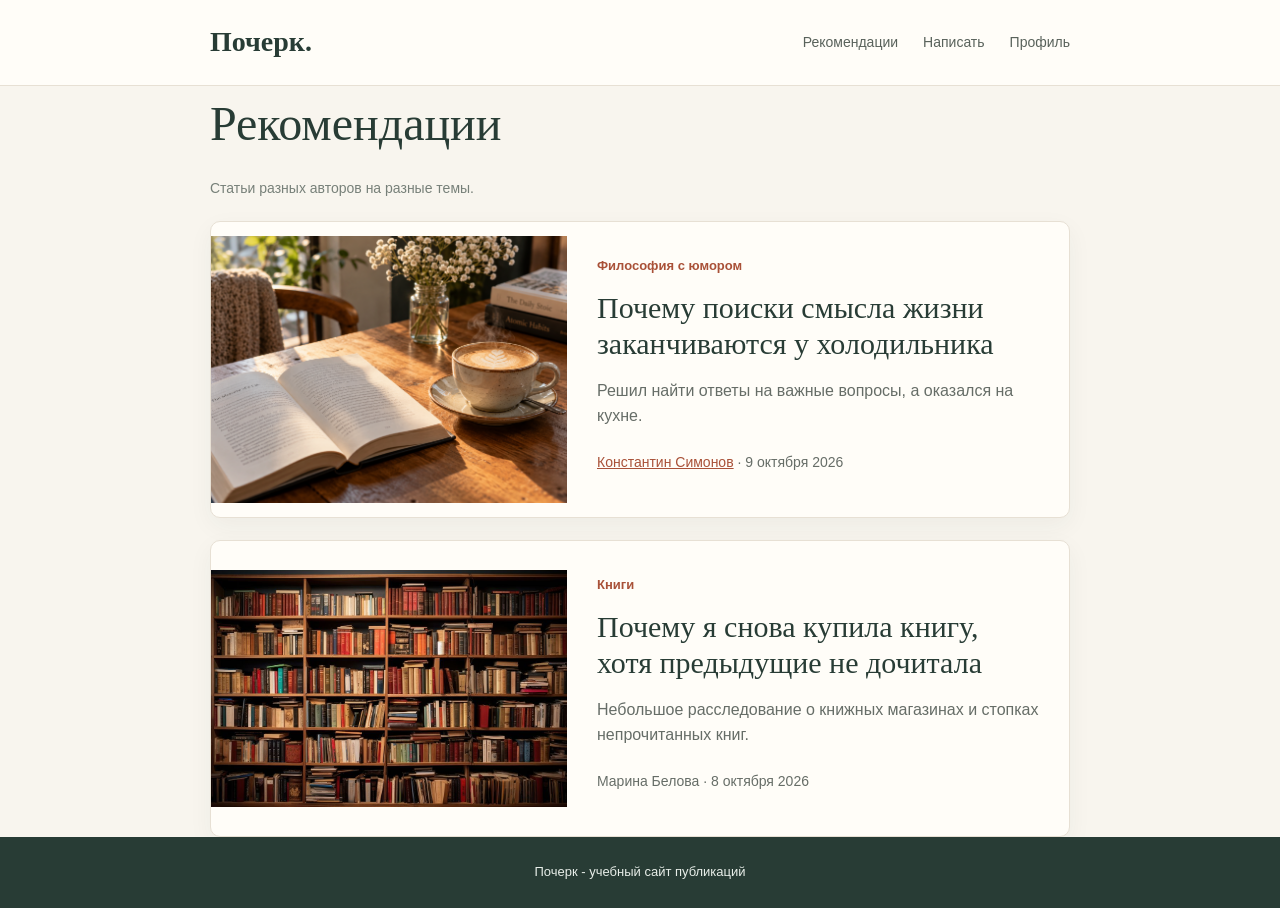
<file: lab2/index.html>
<!DOCTYPE html>
<html lang="ru">
<head>
    <meta charset="UTF-8">
    <title>Рекомендации - Почерк</title>
    <link rel="stylesheet" href="style.css">
</head>
<body>
    <header>
        <div class="container">
            <a class="logo" href="index.html">Почерк.</a>
            <nav>
                <a href="index.html">Рекомендации</a>
                <a href="editor.html">Написать</a>
                <a href="profile.html">Профиль</a>
            </nav>
        </div>
    </header>

    <main class="container">
        <h1 id="page-title">Рекомендации</h1>
        <p class="muted">Статьи разных авторов на разные темы.</p>

        <article class="card">
            <a href="post.html">
                <img src="images/coffee.png" alt="Книга и чашка кофе">
            </a>
            <div class="card-text">
                <span class="category">Философия с юмором</span>
                <h2>
                    <a href="post.html">
                        Почему поиски смысла жизни заканчиваются у холодильника
                    </a>
                </h2>
                <p>Решил найти ответы на важные вопросы, а оказался на кухне.</p>
                <p class="muted">
                    <a href="profile.html">Константин Симонов</a> · 9 октября 2026
                </p>
            </div>
        </article>

        <article class="card">
            <a href="books.html">
                <img src="images/library.jpg" alt="Книги в библиотеке">
            </a>
            <div class="card-text">
                <span class="category">Книги</span>
                <h2>
                    <a href="books.html">
                        Почему я снова купила книгу, хотя предыдущие не дочитала
                    </a>
                </h2>
                <p>
                    Небольшое расследование о книжных магазинах
                    и стопках непрочитанных книг.
                </p>
                <p class="muted">Марина Белова · 8 октября 2026</p>
            </div>
        </article>
    </main>

    <footer>Почерк - учебный сайт публикаций</footer>
</body>
</html>
</file>
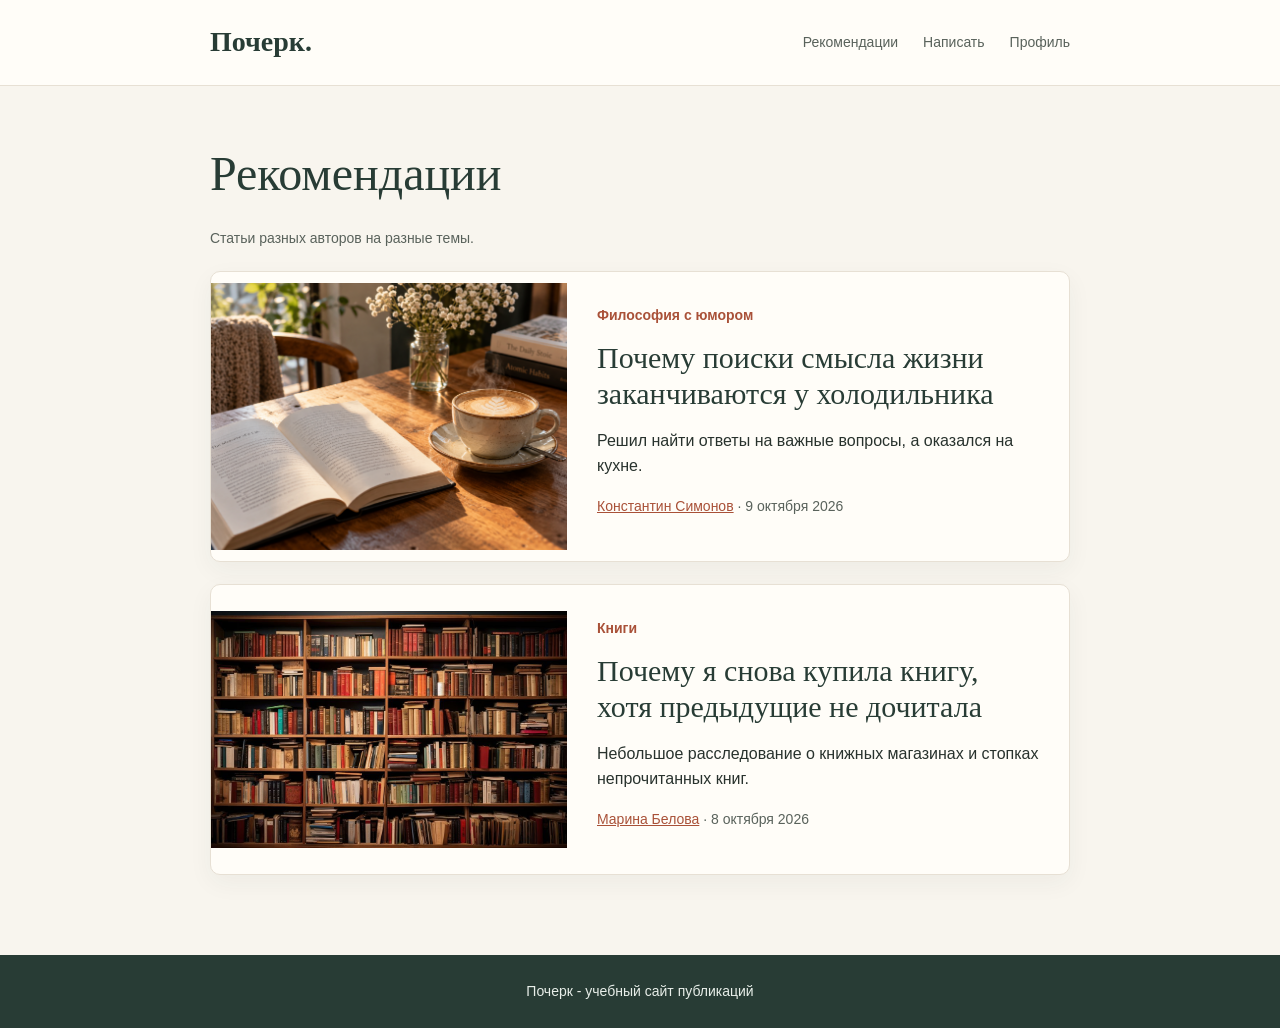
<file: lab4/index.html>
<!DOCTYPE html>
<html lang="ru">
<head>
    <meta charset="UTF-8">
    <meta name="viewport" content="width=device-width, initial-scale=1.0">
    <title>Рекомендации - Почерк</title>
    <link rel="stylesheet" href="style.css">
</head>
<body class="page">
    <header class="header">
        <div class="header__inner container">
            <a class="logo" href="index.html">Почерк.</a>
            <nav class="nav" aria-label="Основная навигация">
                <a class="nav__link" href="index.html">Рекомендации</a>
                <a class="nav__link" href="editor.html">Написать</a>
                <a class="nav__link" href="profile.html">Профиль</a>
            </nav>
        </div>
    </header>

    <main class="main container">
        <h1 class="main__title">Рекомендации</h1>
        <p class="muted">Статьи разных авторов на разные темы.</p>

        <section class="feed" aria-label="Статьи">
        <article class="card">
            <a class="card__image-link" href="post.html">
                <img class="card__image" src="images/coffee.png" alt="Книга и чашка кофе">
            </a>
            <div class="card__text">
                <span class="category">Философия с юмором</span>
                <h2 class="card__title">
                    <a href="post.html">
                        Почему поиски смысла жизни заканчиваются у холодильника
                    </a>
                </h2>
                <p>Решил найти ответы на важные вопросы, а оказался на кухне.</p>
                <p class="muted">
                    <a href="profile.html">Константин Симонов</a> · 9 октября 2026
                </p>
            </div>
        </article>

        <article class="card">
            <a class="card__image-link" href="books.html">
                <img class="card__image" src="images/library.jpg" alt="Книги в библиотеке">
            </a>
            <div class="card__text">
                <span class="category">Книги</span>
                <h2 class="card__title">
                    <a href="books.html">
                        Почему я снова купила книгу, хотя предыдущие не дочитала
                    </a>
                </h2>
                <p>
                    Небольшое расследование о книжных магазинах
                    и стопках непрочитанных книг.
                </p>
                <p class="muted"><a href="marina.html">Марина Белова</a> · 8 октября 2026</p>
            </div>
        </article>
        </section>
    </main>

    <footer class="footer">Почерк - учебный сайт публикаций</footer>
</body>
</html>
</file>
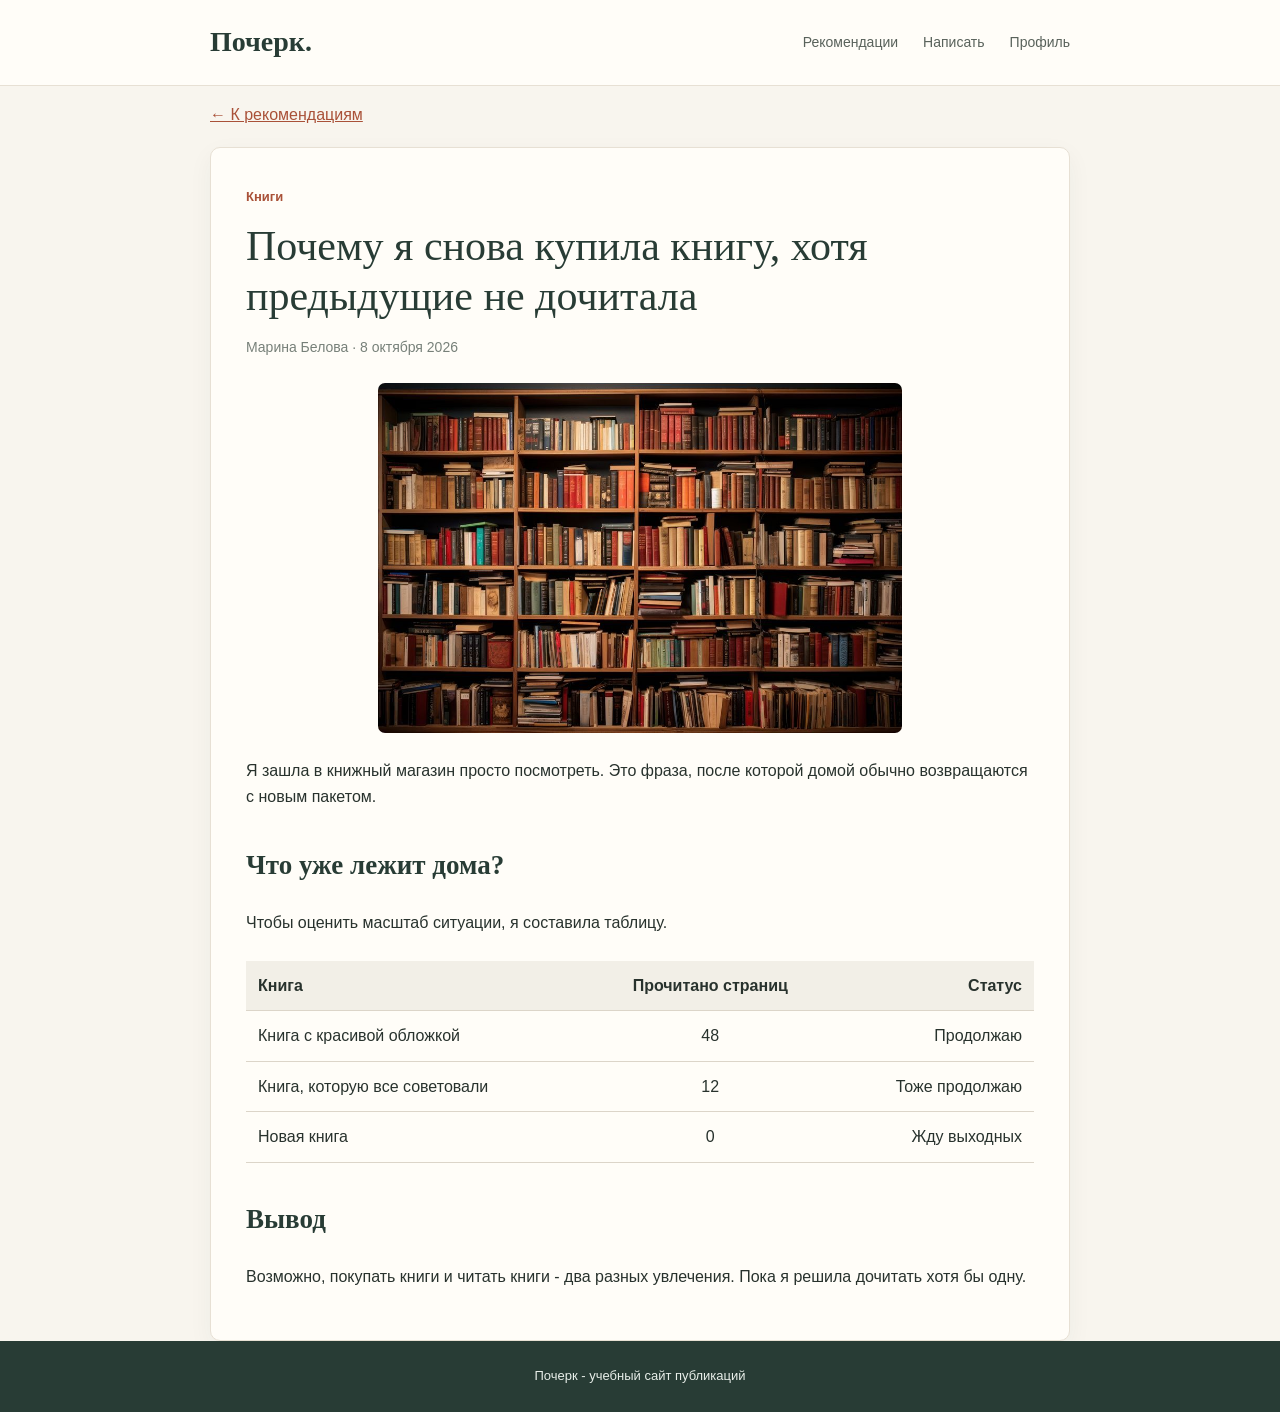
<file: lab2/books.html>
<!DOCTYPE html>
<html lang="ru">
<head>
    <meta charset="UTF-8">
    <title>Непрочитанные книги - Почерк</title>
    <link rel="stylesheet" href="style.css">
</head>
<body>
    <header>
        <div class="container">
            <a class="logo" href="index.html">Почерк.</a>
            <nav>
                <a href="index.html">Рекомендации</a>
                <a href="editor.html">Написать</a>
                <a href="profile.html">Профиль</a>
            </nav>
        </div>
    </header>

    <main class="container">
        <p><a href="index.html">← К рекомендациям</a></p>

        <article class="article">
            <span class="category">Книги</span>
            <h1>Почему я снова купила книгу, хотя предыдущие не дочитала</h1>
            <p class="muted">Марина Белова · 8 октября 2026</p>

            <img class="article-image"
                 src="images/library.jpg"
                 alt="Книги в библиотеке">

            <p>
                Я зашла в книжный магазин просто посмотреть.
                Это фраза, после которой домой обычно возвращаются
                с новым пакетом.
            </p>

            <h2>Что уже лежит дома?</h2>
            <p>Чтобы оценить масштаб ситуации, я составила таблицу.</p>

            <table>
                <tr>
                    <th class="left">Книга</th>
                    <th class="center">Прочитано страниц</th>
                    <th class="right">Статус</th>
                </tr>
                <tr>
                    <td class="left">Книга с красивой обложкой</td>
                    <td class="center">48</td>
                    <td class="right">Продолжаю</td>
                </tr>
                <tr>
                    <td class="left">Книга, которую все советовали</td>
                    <td class="center">12</td>
                    <td class="right">Тоже продолжаю</td>
                </tr>
                <tr>
                    <td class="left">Новая книга</td>
                    <td class="center">0</td>
                    <td class="right">Жду выходных</td>
                </tr>
            </table>

            <h2>Вывод</h2>
            <p>
                Возможно, покупать книги и читать книги - два разных
                увлечения. Пока я решила дочитать хотя бы одну.
            </p>
        </article>
    </main>

    <footer>Почерк - учебный сайт публикаций</footer>
</body>
</html>
</file>
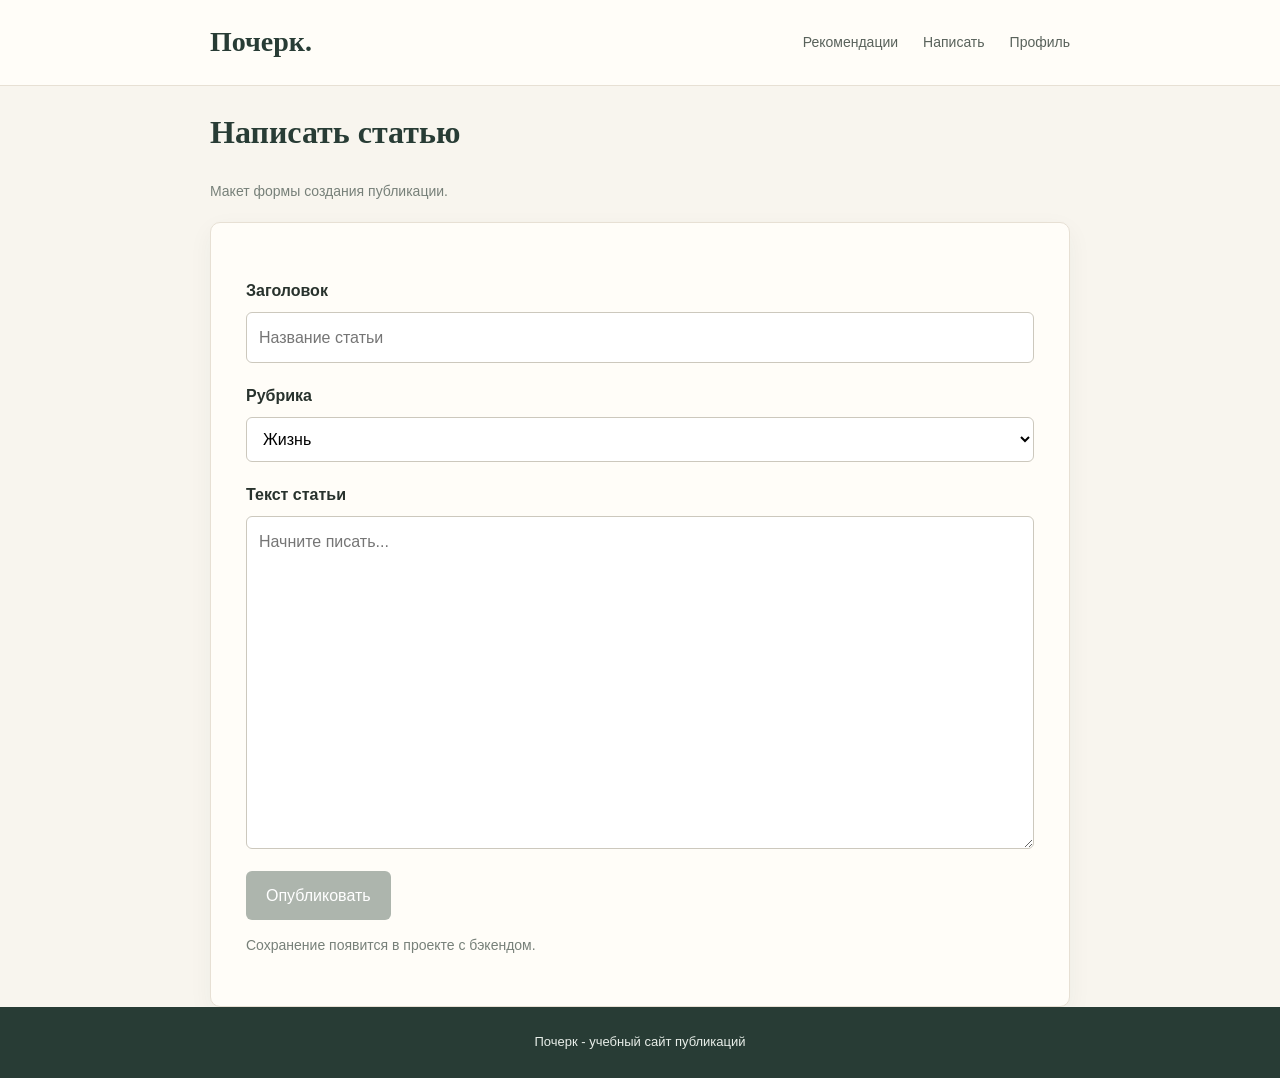
<file: lab2/editor.html>
<!DOCTYPE html>
<html lang="ru">
<head>
    <meta charset="UTF-8">
    <title>Написать статью - Почерк</title>
    <link rel="stylesheet" href="style.css">
</head>
<body>
    <header>
        <div class="container">
            <a class="logo" href="index.html">Почерк.</a>
            <nav>
                <a href="index.html">Рекомендации</a>
                <a href="editor.html">Написать</a>
                <a href="profile.html">Профиль</a>
            </nav>
        </div>
    </header>

    <main class="container">
        <h1>Написать статью</h1>
        <p class="muted">Макет формы создания публикации.</p>

        <form class="article">
            <label for="title">Заголовок</label>
            <input id="title" type="text" placeholder="Название статьи">

            <label for="category">Рубрика</label>
            <select id="category">
                <option>Жизнь</option>
                <option>Книги</option>
                <option>Еда</option>
                <option>Технологии</option>
                <option>Другое</option>
            </select>

            <label for="text">Текст статьи</label>
            <textarea id="text" rows="12"
                      placeholder="Начните писать..."></textarea>

            <button type="button" disabled>Опубликовать</button>
            <p class="muted">Сохранение появится в проекте с бэкендом.</p>
        </form>
    </main>

    <footer>Почерк - учебный сайт публикаций</footer>
</body>
</html>
</file>
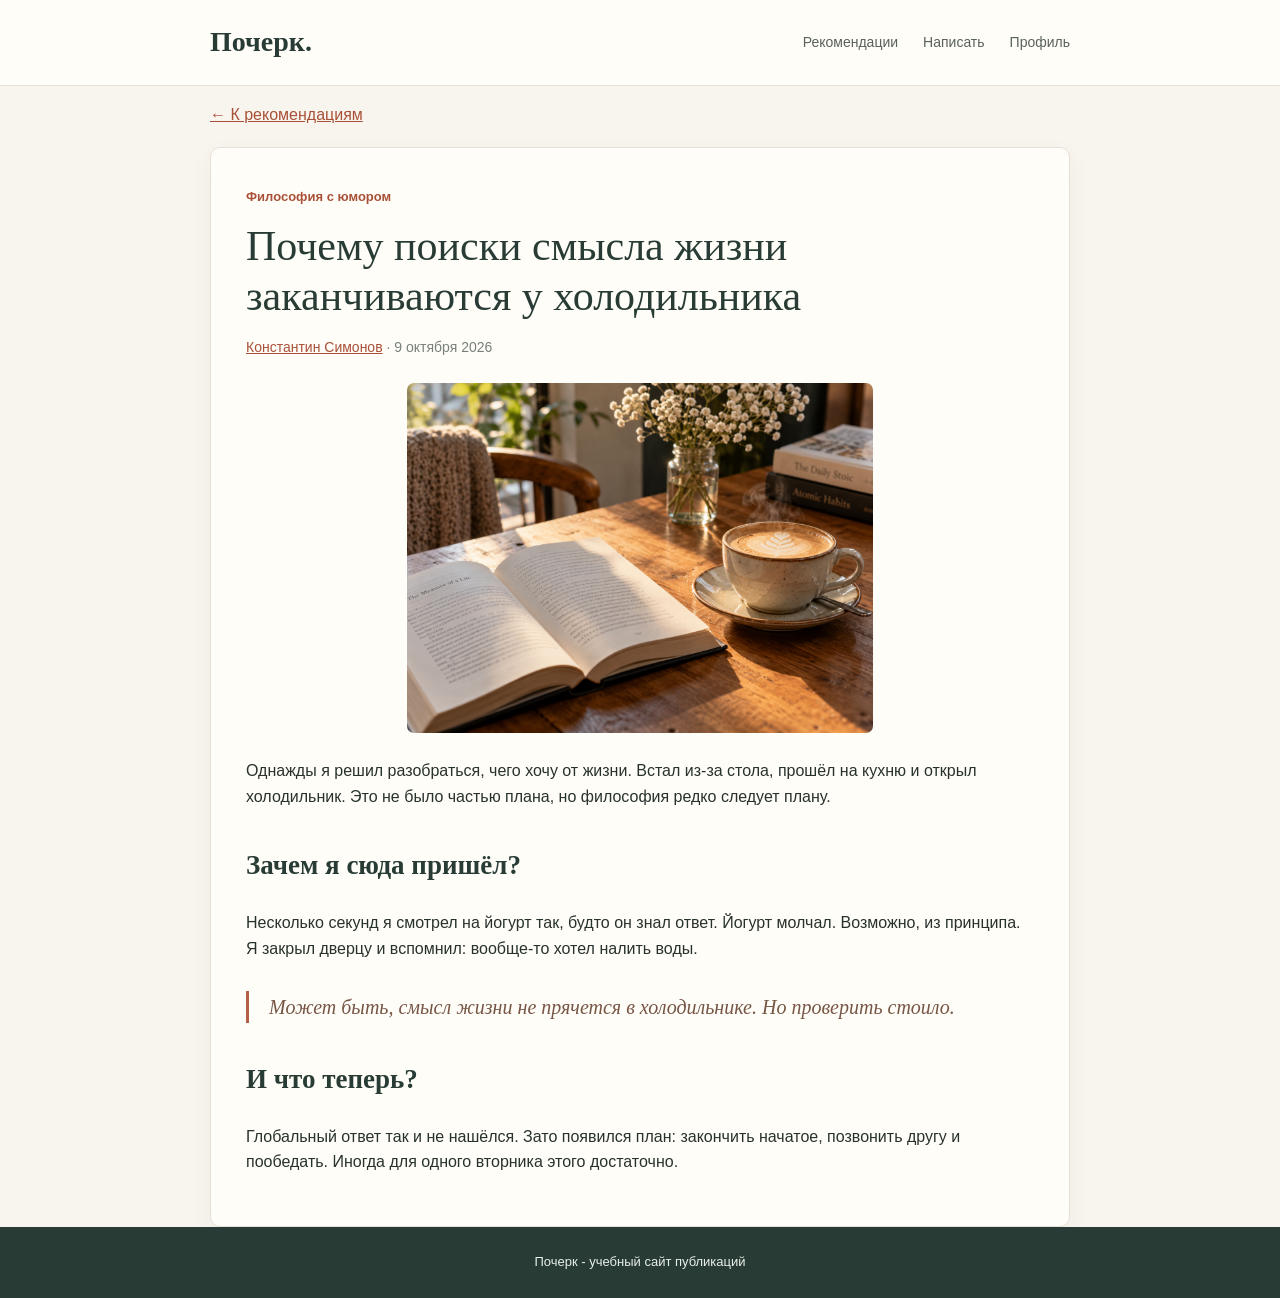
<file: lab2/post.html>
<!DOCTYPE html>
<html lang="ru">
<head>
    <meta charset="UTF-8">
    <title>Поиски смысла жизни - Почерк</title>
    <link rel="stylesheet" href="style.css">
</head>
<body>
    <header>
        <div class="container">
            <a class="logo" href="index.html">Почерк.</a>
            <nav>
                <a href="index.html">Рекомендации</a>
                <a href="editor.html">Написать</a>
                <a href="profile.html">Профиль</a>
            </nav>
        </div>
    </header>

    <main class="container">
        <p><a href="index.html">← К рекомендациям</a></p>

        <article class="article">
            <span class="category">Философия с юмором</span>
            <h1>Почему поиски смысла жизни заканчиваются у холодильника</h1>
            <p class="muted">
                <a href="profile.html">Константин Симонов</a> · 9 октября 2026
            </p>

            <img class="article-image"
                 src="images/coffee.png"
                 alt="Книга и чашка кофе">

            <p>
                Однажды я решил разобраться, чего хочу от жизни.
                Встал из-за стола, прошёл на кухню и открыл холодильник.
                Это не было частью плана, но философия редко следует плану.
            </p>

            <h2>Зачем я сюда пришёл?</h2>
            <p>
                Несколько секунд я смотрел на йогурт так, будто он знал
                ответ. Йогурт молчал. Возможно, из принципа.
                Я закрыл дверцу и вспомнил: вообще-то хотел налить воды.
            </p>

            <blockquote>
                Может быть, смысл жизни не прячется в холодильнике.
                Но проверить стоило.
            </blockquote>

            <h2>И что теперь?</h2>
            <p>
                Глобальный ответ так и не нашёлся. Зато появился план:
                закончить начатое, позвонить другу и пообедать.
                Иногда для одного вторника этого достаточно.
            </p>
        </article>
    </main>

    <footer>Почерк - учебный сайт публикаций</footer>
</body>
</html>
</file>
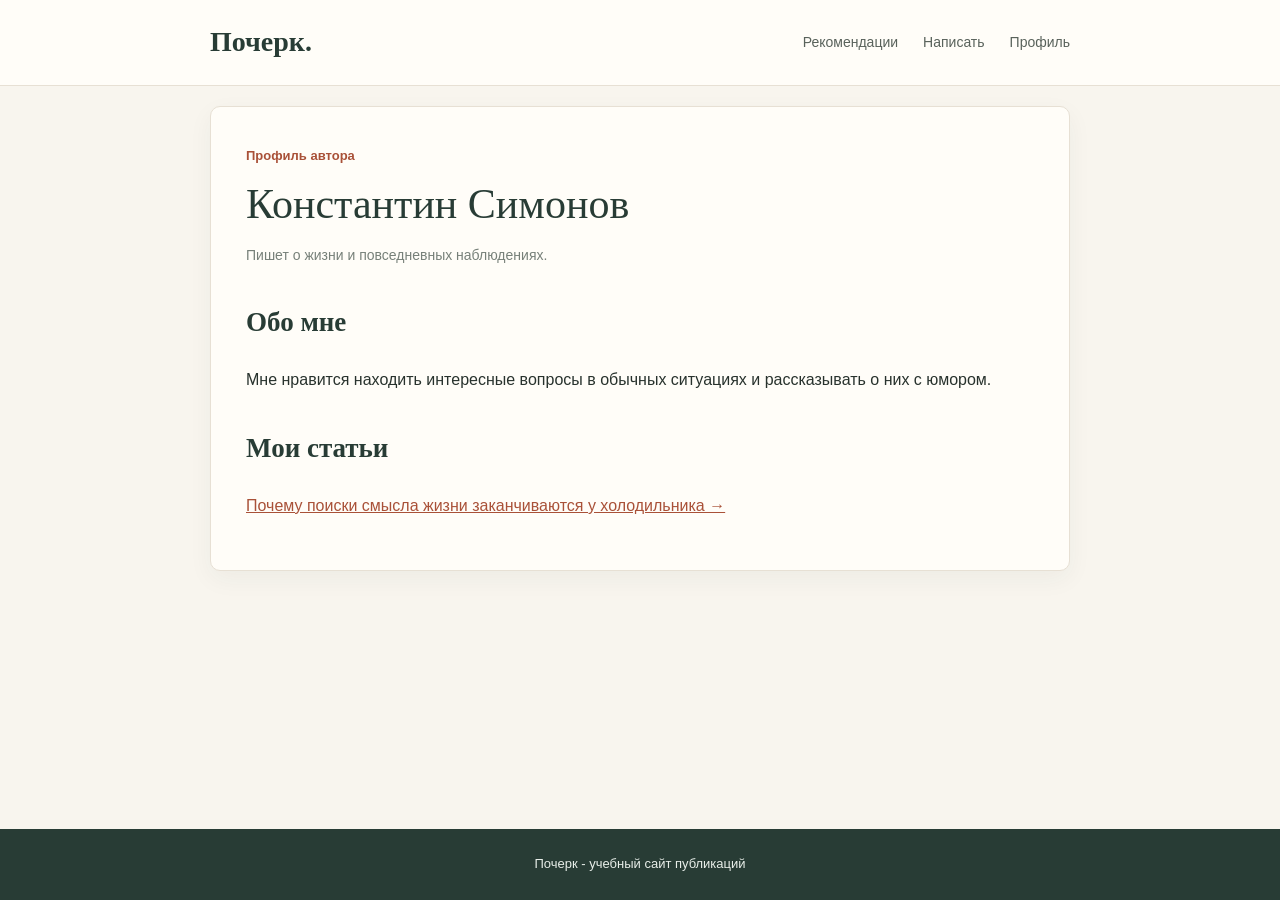
<file: lab2/profile.html>
<!DOCTYPE html>
<html lang="ru">
<head>
    <meta charset="UTF-8">
    <title>Профиль автора — Почерк</title>
    <link rel="stylesheet" href="style.css">
</head>
<body>
    <header>
        <div class="container">
            <a class="logo" href="index.html">Почерк.</a>
            <nav>
                <a href="index.html">Рекомендации</a>
                <a href="editor.html">Написать</a>
                <a href="profile.html">Профиль</a>
            </nav>
        </div>
    </header>

    <main class="container">
        <article class="article">
            <span class="category">Профиль автора</span>
            <h1>Константин Симонов</h1>
            <p class="muted">Пишет о жизни и повседневных наблюдениях.</p>

            <h2>Обо мне</h2>
            <p>
                Мне нравится находить интересные вопросы в обычных
                ситуациях и рассказывать о них с юмором.
            </p>

            <h2>Мои статьи</h2>
            <p>
                <a href="post.html">
                    Почему поиски смысла жизни заканчиваются у холодильника →
                </a>
            </p>
        </article>
    </main>

    <footer>Почерк - учебный сайт публикаций</footer>
</body>
</html>
</file>
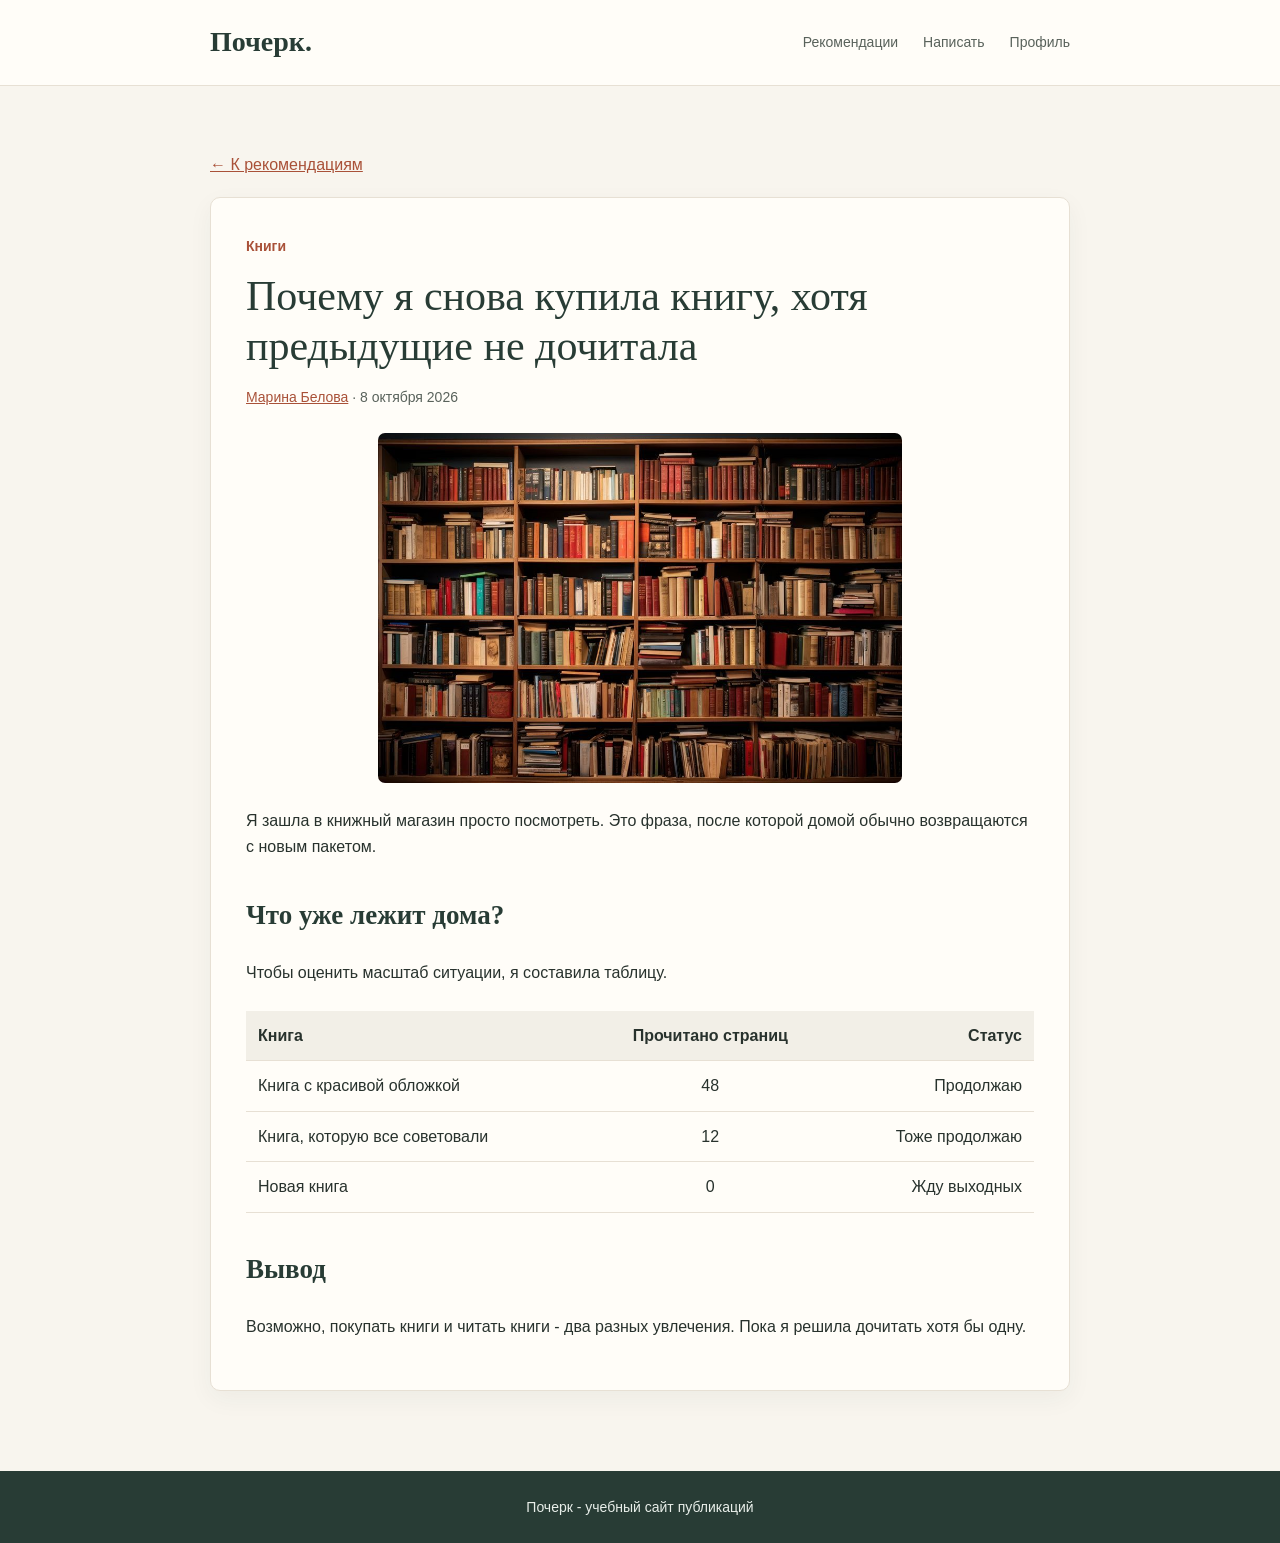
<file: lab4/books.html>
<!DOCTYPE html>
<html lang="ru">
<head>
    <meta charset="UTF-8">
    <meta name="viewport" content="width=device-width, initial-scale=1.0">
    <title>Непрочитанные книги - Почерк</title>
    <link rel="stylesheet" href="style.css">
</head>
<body class="page">
    <header class="header">
        <div class="header__inner container">
            <a class="logo" href="index.html">Почерк.</a>
            <nav class="nav" aria-label="Основная навигация">
                <a class="nav__link" href="index.html">Рекомендации</a>
                <a class="nav__link" href="editor.html">Написать</a>
                <a class="nav__link" href="profile.html">Профиль</a>
            </nav>
        </div>
    </header>

    <main class="main container">
        <p><a href="index.html">← К рекомендациям</a></p>

        <article class="article">
            <span class="category">Книги</span>
            <h1>Почему я снова купила книгу, хотя предыдущие не дочитала</h1>
            <p class="muted"><a href="marina.html">Марина Белова</a> · 8 октября 2026</p>

            <img class="article__image"
                 src="images/library.jpg"
                 alt="Книги в библиотеке">

            <p>
                Я зашла в книжный магазин просто посмотреть.
                Это фраза, после которой домой обычно возвращаются
                с новым пакетом.
            </p>

            <h2>Что уже лежит дома?</h2>
            <p>Чтобы оценить масштаб ситуации, я составила таблицу.</p>

            <table class="table">
                <tr>
                    <th class="table__heading table__cell table__cell_left">Книга</th>
                    <th class="table__heading table__cell table__cell_center">Прочитано страниц</th>
                    <th class="table__heading table__cell table__cell_right">Статус</th>
                </tr>
                <tr>
                    <td class="table__cell table__cell_left">Книга с красивой обложкой</td>
                    <td class="table__cell table__cell_center">48</td>
                    <td class="table__cell table__cell_right">Продолжаю</td>
                </tr>
                <tr>
                    <td class="table__cell table__cell_left">Книга, которую все советовали</td>
                    <td class="table__cell table__cell_center">12</td>
                    <td class="table__cell table__cell_right">Тоже продолжаю</td>
                </tr>
                <tr>
                    <td class="table__cell table__cell_left">Новая книга</td>
                    <td class="table__cell table__cell_center">0</td>
                    <td class="table__cell table__cell_right">Жду выходных</td>
                </tr>
            </table>

            <h2>Вывод</h2>
            <p>
                Возможно, покупать книги и читать книги - два разных
                увлечения. Пока я решила дочитать хотя бы одну.
            </p>
        </article>
    </main>

    <footer class="footer">Почерк - учебный сайт публикаций</footer>
</body>
</html>
</file>
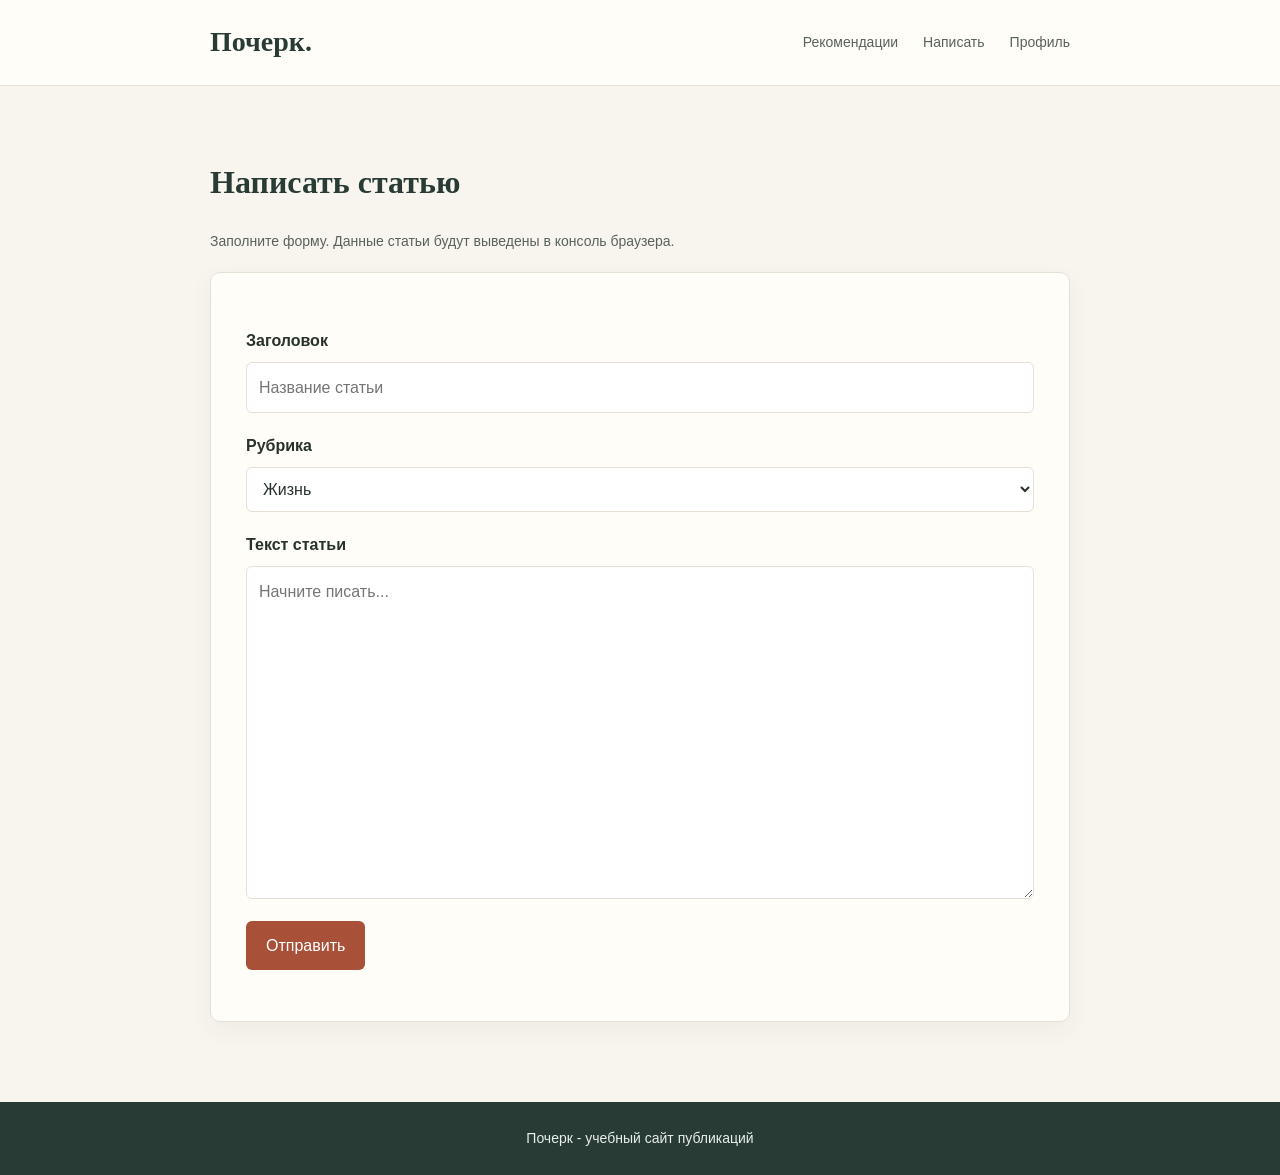
<file: lab4/editor.html>
<!DOCTYPE html>
<html lang="ru">
<head>
    <meta charset="UTF-8">
    <meta name="viewport" content="width=device-width, initial-scale=1.0">
    <title>Написать статью - Почерк</title>
    <link rel="stylesheet" href="style.css">
    <script src="script.js" defer></script>
</head>
<body class="page">
    <header class="header">
        <div class="header__inner container">
            <a class="logo" href="index.html">Почерк.</a>
            <nav class="nav" aria-label="Основная навигация">
                <a class="nav__link" href="index.html">Рекомендации</a>
                <a class="nav__link" href="editor.html">Написать</a>
                <a class="nav__link" href="profile.html">Профиль</a>
            </nav>
        </div>
    </header>

    <main class="main container">
        <h1>Написать статью</h1>
        <p class="muted">Заполните форму. Данные статьи будут выведены в консоль браузера.</p>

        <form class="article publication-form">
            <label class="publication-form__label" for="title">Заголовок</label>
            <input class="publication-form__field" id="title" name="title" type="text" required placeholder="Название статьи">

            <label class="publication-form__label" for="category">Рубрика</label>
            <select class="publication-form__field" id="category" name="category">
                <option>Жизнь</option>
                <option>Книги</option>
                <option>Еда</option>
                <option>Технологии</option>
                <option>Другое</option>
            </select>

            <label class="publication-form__label" for="text">Текст статьи</label>
            <textarea class="publication-form__field" id="text" name="text" rows="12" required
                      placeholder="Начните писать..."></textarea>

            <button class="publication-form__button" type="submit">Отправить</button>
            <p class="publication-form__status" role="status"></p>
        </form>
    </main>

    <footer class="footer">Почерк - учебный сайт публикаций</footer>
</body>
</html>
</file>
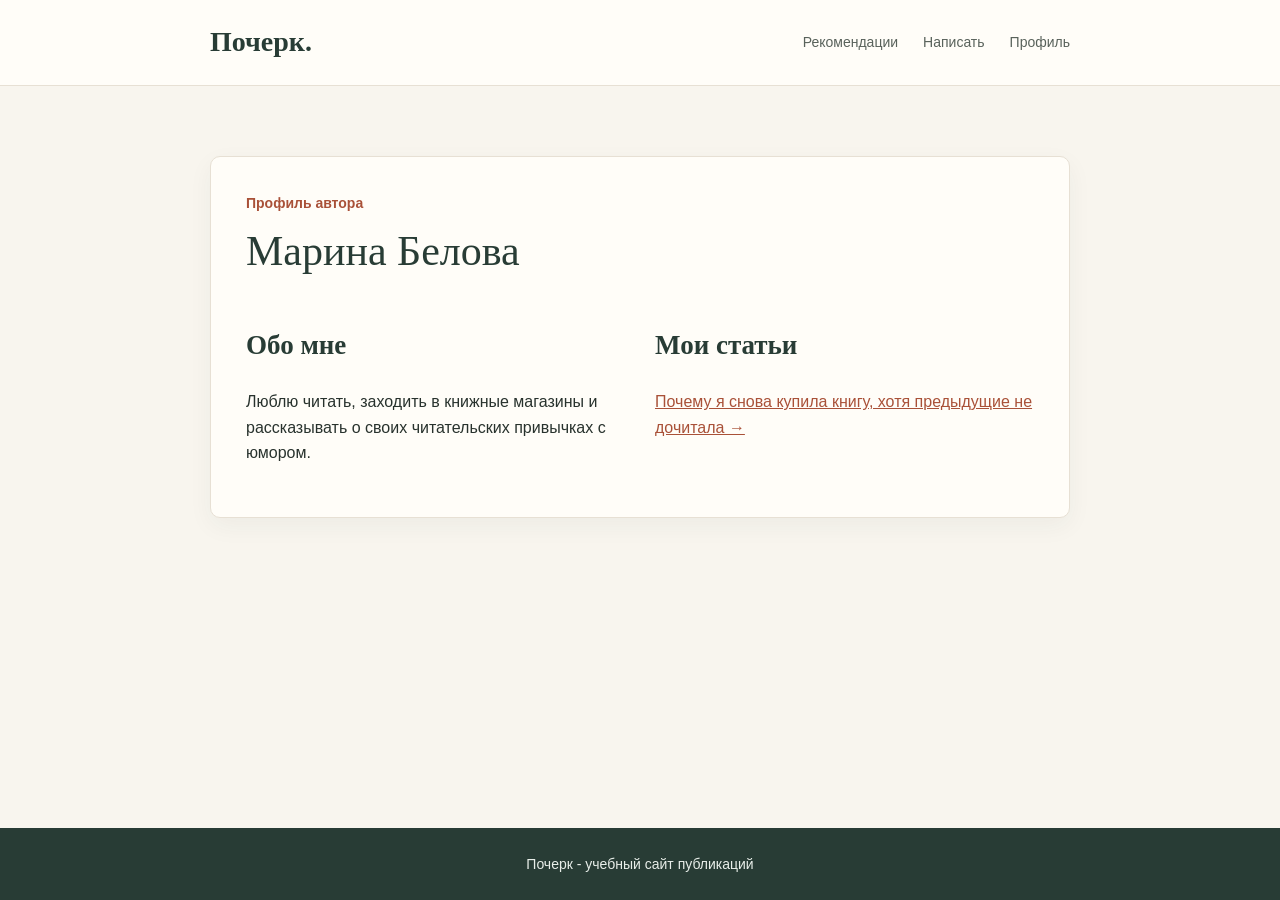
<file: lab4/marina.html>
<!DOCTYPE html>
<html lang="ru">
<head>
    <meta charset="UTF-8">
    <meta name="viewport" content="width=device-width, initial-scale=1.0">
    <title>Марина Белова — Почерк</title>
    <link rel="stylesheet" href="style.css">
</head>
<body class="page">
    <header class="header">
        <div class="header__inner container">
            <a class="logo" href="index.html">Почерк.</a>
            <nav class="nav" aria-label="Основная навигация">
                <a class="nav__link" href="index.html">Рекомендации</a>
                <a class="nav__link" href="editor.html">Написать</a>
                <a class="nav__link" href="profile.html">Профиль</a>
            </nav>
        </div>
    </header>

    <main class="main container">
        <article class="article profile">
            <span class="category">Профиль автора</span>
            <h1>Марина Белова</h1>

            <section class="profile__section">
            <h2>Обо мне</h2>
            <p>
                Люблю читать, заходить в книжные магазины
                и рассказывать о своих читательских привычках с юмором.
            </p>

            </section>
            <section class="profile__section">
            <h2>Мои статьи</h2>
            <p>
                <a href="books.html">
                    Почему я снова купила книгу, хотя предыдущие не дочитала →
                </a>
            </p>
            </section>
        </article>
    </main>

    <footer class="footer">Почерк - учебный сайт публикаций</footer>
</body>
</html>
</file>
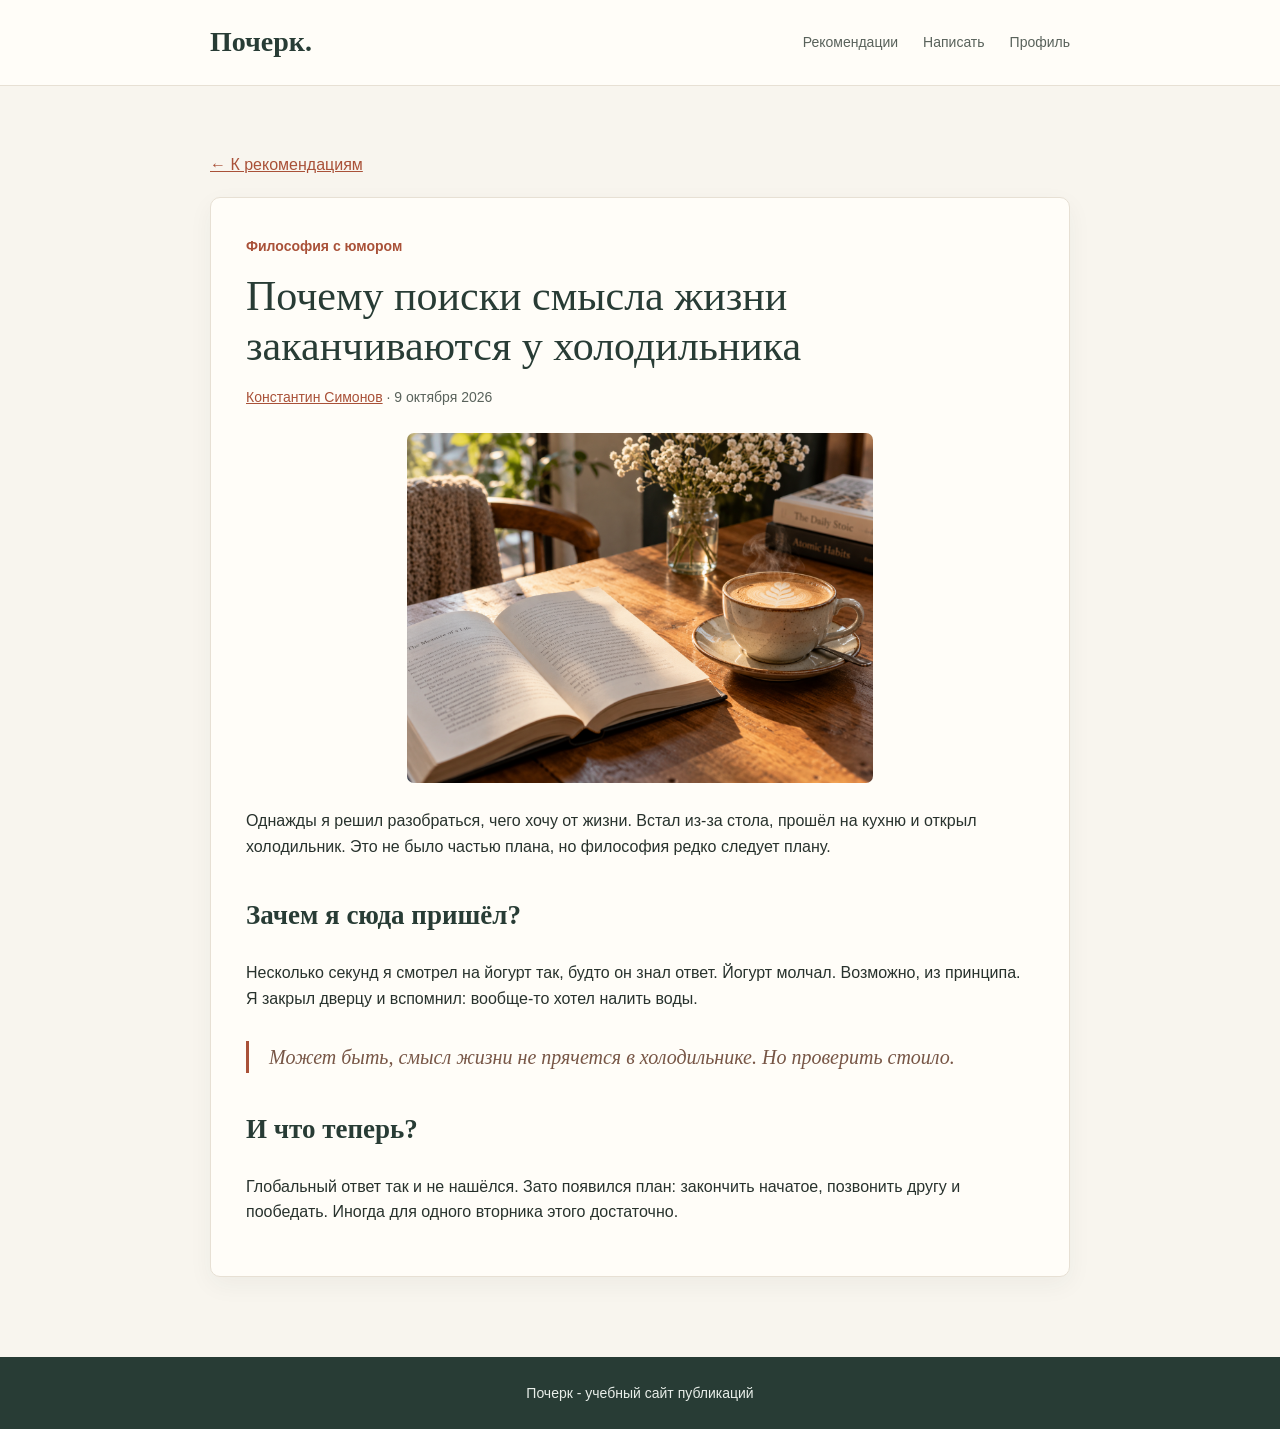
<file: lab4/post.html>
<!DOCTYPE html>
<html lang="ru">
<head>
    <meta charset="UTF-8">
    <meta name="viewport" content="width=device-width, initial-scale=1.0">
    <title>Поиски смысла жизни - Почерк</title>
    <link rel="stylesheet" href="style.css">
</head>
<body class="page">
    <header class="header">
        <div class="header__inner container">
            <a class="logo" href="index.html">Почерк.</a>
            <nav class="nav" aria-label="Основная навигация">
                <a class="nav__link" href="index.html">Рекомендации</a>
                <a class="nav__link" href="editor.html">Написать</a>
                <a class="nav__link" href="profile.html">Профиль</a>
            </nav>
        </div>
    </header>

    <main class="main container">
        <p><a href="index.html">← К рекомендациям</a></p>

        <article class="article">
            <span class="category">Философия с юмором</span>
            <h1>Почему поиски смысла жизни заканчиваются у холодильника</h1>
            <p class="muted">
                <a href="profile.html">Константин Симонов</a> · 9 октября 2026
            </p>

            <img class="article__image"
                 src="images/coffee.png"
                 alt="Книга и чашка кофе">

            <p>
                Однажды я решил разобраться, чего хочу от жизни.
                Встал из-за стола, прошёл на кухню и открыл холодильник.
                Это не было частью плана, но философия редко следует плану.
            </p>

            <h2>Зачем я сюда пришёл?</h2>
            <p>
                Несколько секунд я смотрел на йогурт так, будто он знал
                ответ. Йогурт молчал. Возможно, из принципа.
                Я закрыл дверцу и вспомнил: вообще-то хотел налить воды.
            </p>

            <blockquote class="article__quote">
                Может быть, смысл жизни не прячется в холодильнике.
                Но проверить стоило.
            </blockquote>

            <h2>И что теперь?</h2>
            <p>
                Глобальный ответ так и не нашёлся. Зато появился план:
                закончить начатое, позвонить другу и пообедать.
                Иногда для одного вторника этого достаточно.
            </p>
        </article>
    </main>

    <footer class="footer">Почерк - учебный сайт публикаций</footer>
</body>
</html>
</file>
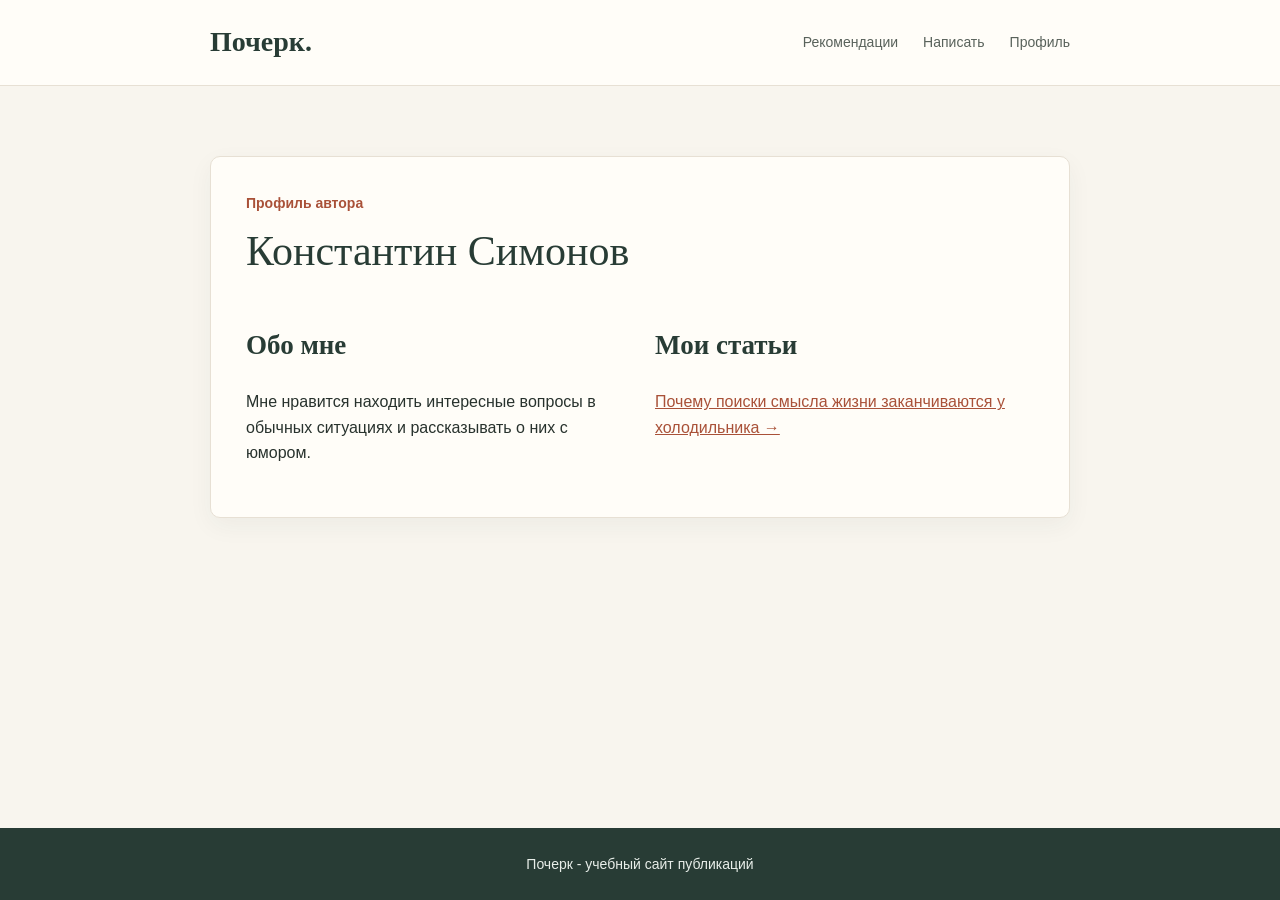
<file: lab4/profile.html>
<!DOCTYPE html>
<html lang="ru">
<head>
    <meta charset="UTF-8">
    <meta name="viewport" content="width=device-width, initial-scale=1.0">
    <title>Профиль автора — Почерк</title>
    <link rel="stylesheet" href="style.css">
</head>
<body class="page">
    <header class="header">
        <div class="header__inner container">
            <a class="logo" href="index.html">Почерк.</a>
            <nav class="nav" aria-label="Основная навигация">
                <a class="nav__link" href="index.html">Рекомендации</a>
                <a class="nav__link" href="editor.html">Написать</a>
                <a class="nav__link" href="profile.html">Профиль</a>
            </nav>
        </div>
    </header>

    <main class="main container">
        <article class="article profile">
            <span class="category">Профиль автора</span>
            <h1>Константин Симонов</h1>

            <section class="profile__section">
            <h2>Обо мне</h2>
            <p>
                Мне нравится находить интересные вопросы в обычных
                ситуациях и рассказывать о них с юмором.
            </p>

            </section>
            <section class="profile__section">
            <h2>Мои статьи</h2>
            <p>
                <a href="post.html">
                    Почему поиски смысла жизни заканчиваются у холодильника →
                </a>
            </p>
            </section>
        </article>
    </main>

    <footer class="footer">Почерк - учебный сайт публикаций</footer>
</body>
</html>
</file>
<file: lab2/style.css>
* {
    box-sizing: border-box;
}

body {
    margin: 0;
    min-height: 100vh;
    display: flex;
    flex-direction: column;
    background: #f8f5ee;
    color: #28322d;
    font-family: Arial, sans-serif;
    line-height: 1.6;
}

.container {
    max-width: 900px;
    margin: 0 auto;
    padding: 0 20px;
}

header {
    background: #fffdf8;
    border-bottom: 1px solid #e7e0d4;
}

header .container {
    display: flex;
    flex-wrap: wrap;
    align-items: center;
    justify-content: space-between;
    gap: 15px;
    padding-top: 20px;
    padding-bottom: 20px;
}

.logo {
    color: #283c35;
    font-family: Georgia, serif;
    font-size: 28px;
    font-weight: bold;
    text-decoration: none;
}

nav {
    display: flex;
    gap: 25px;
}

nav a {
    color: #59625b;
    font-size: 14px;
    text-decoration: none;
}

nav a:hover {
    color: #a95138;
}

main {
    flex: 1;
    width: 100%;
    padding-top: 50px;
    padding-bottom: 80px;
}

main a {
    color: #a95138;
}

#page-title {
    margin: 0;
    font-size: 48px;
    font-weight: normal;
}

h1,
h2 {
    color: #283c35;
    font-family: Georgia, serif;
}

.muted {
    color: #778079;
    font-size: 14px;
}

.category {
    color: #a95138;
    font-size: 13px;
    font-weight: bold;
}

.card,
.article {
    background: #fffdf8;
    border: 1px solid #e7e0d4;
    border-radius: 10px;
    box-shadow: 0 8px 25px #283c350d;
}

.card {
    display: flex;
    flex-wrap: wrap;
    overflow: hidden;
    margin-top: 22px;
}

.card > a {
    flex: 1 1 280px;
    align-self: center;
}

.card img {
    display: block;
    width: 100%;
    height: auto;
}

.card-text {
    flex: 2 1 350px;
    padding: 30px;
}

.card h2 {
    margin: 12px 0;
    font-size: 30px;
    font-weight: normal;
    line-height: 1.2;
}

.card h2 a {
    color: #283c35;
    text-decoration: none;
}

.card h2 a:hover {
    color: #a95138;
}

.card-text > p {
    color: #666d67;
}

.card-text .muted {
    margin-top: 22px;
}

.article {
    margin-top: 20px;
    padding: 35px;
}

.article h1 {
    margin: 12px 0;
    font-size: 42px;
    font-weight: normal;
    line-height: 1.2;
}

.article h2 {
    margin-top: 35px;
    font-size: 27px;
}

.article-image {
    display: block;
    width: auto;
    height: auto;
    max-width: 100%;
    max-height: 350px;
    margin: 25px auto;
    border-radius: 7px;
}

blockquote {
    margin: 30px 0;
    padding-left: 20px;
    border-left: 3px solid #b35f45;
    color: #775646;
    font-family: Georgia, serif;
    font-size: 20px;
    font-style: italic;
}

table {
    width: 100%;
    margin: 25px 0;
    border-collapse: collapse;
}

th,
td {
    padding: 12px;
    border-bottom: 1px solid #dcd5c9;
}

th {
    background: #f2efe7;
}

.left {
    text-align: left;
}

.center {
    text-align: center;
}

.right {
    text-align: right;
}

label {
    display: block;
    margin: 20px 0 8px;
    font-weight: bold;
}

input,
select,
textarea {
    display: block;
    width: 100%;
    padding: 12px;
    border: 1px solid #ccc8bd;
    border-radius: 6px;
    background: white;
    font: inherit;
}

textarea {
    resize: vertical;
}

button {
    margin-top: 22px;
    padding: 12px 20px;
    border: 0;
    border-radius: 6px;
    background: #adb5ad;
    color: white;
    font: inherit;
}

footer {
    padding: 25px 20px;
    background: #283c35;
    color: #e8eee9;
    font-size: 13px;
    text-align: center;
}
</file>
<file: lab4/style.css>
:root {
    --background: #f8f5ee;
    --surface: #fffdf8;
    --text: #28322d;
    --heading: #283c35;
    --accent: #a95138;
    --muted: #59625b;
    --border: #e7e0d4;
    --shadow: #283c350d;
    --quote: #775646;
    --table-background: #f2efe7;
    --field-background: #ffffff;
    --footer-text: #e8eee9;
}

* { box-sizing: border-box; }
.page {
    margin: 0;
    min-height: 100vh;
    display: flex;
    flex-direction: column;
    background: var(--background);
    color: var(--text);
    font-family: Arial, sans-serif;
    line-height: 1.6;
}
.container { width: 100%; max-width: 900px; margin: 0 auto; padding: 0 20px; }
.header { background: var(--surface); border-bottom: 1px solid var(--border); }
.header__inner { display: flex; flex-wrap: wrap; align-items: center; justify-content: space-between; gap: 15px; padding-top: 20px; padding-bottom: 20px; }
.logo { color: var(--heading); font-family: Georgia, serif; font-size: 28px; font-weight: bold; text-decoration: none; }
.nav { display: flex; flex-wrap: wrap; gap: 25px; }
.nav__link { color: var(--muted); font-size: 14px; text-decoration: none; }
.nav__link:hover { color: var(--accent); }
.main { flex: 1; padding-top: 50px; padding-bottom: 80px; }
.main a { color: var(--accent); }
.main__title { margin: 0; font-size: 48px; font-weight: normal; }
h1, h2 { color: var(--heading); font-family: Georgia, serif; }
.muted { color: var(--muted); font-size: 14px; }
.category { color: var(--accent); font-size: 14px; font-weight: bold; }
/* Главная страница: список статей и карточки на Flexbox. */
.feed { display: flex; flex-direction: column; gap: 22px; margin-top: 22px; }
.card, .article { background: var(--surface); border: 1px solid var(--border); border-radius: 10px; box-shadow: 0 8px 25px var(--shadow); }
.card { display: flex; flex-wrap: wrap; overflow: hidden; animation: card-appear 1.2s both; }
.card:nth-child(2) { animation-delay: 400ms; }
.card__image-link { flex: 1 1 280px; align-self: center; }
.card__image { display: block; width: 100%; height: auto; }
.card__text { flex: 2 1 350px; padding: 30px; min-width: 0; }
.card__title { margin: 12px 0; font-size: 30px; font-weight: normal; line-height: 1.2; }
.card__title a { color: var(--heading); text-decoration: none; }
.card__title a:hover { color: var(--accent); }
.article { margin-top: 20px; padding: 35px; }
.article h1 { margin: 12px 0; font-size: 42px; font-weight: normal; line-height: 1.2; }
.article h2 { margin-top: 35px; font-size: 27px; }
.article__image { display: block; width: auto; height: auto; max-width: 100%; max-height: 350px; margin: 25px auto; border-radius: 7px; }
.article__quote { margin: 30px 0; padding-left: 20px; border-left: 3px solid var(--accent); color: var(--quote); font-family: Georgia, serif; font-size: 20px; font-style: italic; }
.table { width: 100%; margin: 25px 0; border-collapse: collapse; }
.table__heading, .table__cell { padding: 12px; border-bottom: 1px solid var(--border); }
.table__heading { background: var(--table-background); }
.table__cell_left { text-align: left; }
.table__cell_center { text-align: center; }
.table__cell_right { text-align: right; }
/* Профиль: две колонки на Grid. Вступление занимает всю строку. */
.profile { display: grid; grid-template-columns: repeat(2, minmax(0, 1fr)); gap: 0 30px; }
.profile > .category, .profile > h1 { grid-column: 1 / -1; }
.publication-form__label { display: block; margin: 20px 0 8px; font-weight: bold; }
.publication-form__field { display: block; width: 100%; padding: 12px; border: 1px solid var(--border); border-radius: 6px; background: var(--field-background); color: var(--text); font: inherit; }
textarea.publication-form__field { resize: vertical; }
.publication-form__field:focus-visible, .publication-form__button:focus-visible { outline: 2px solid var(--accent); outline-offset: 2px; }
.publication-form__button { margin-top: 22px; padding: 12px 20px; border: 0; border-radius: 6px; background: var(--accent); color: var(--field-background); font: inherit; cursor: pointer; }
.publication-form__status { color: var(--heading); }
.footer { padding: 25px 20px; background: var(--heading); color: var(--footer-text); font-size: 14px; text-align: center; }
@keyframes card-appear {
    from { opacity: 0; transform: translateY(20px); }
    to { opacity: 1; transform: translateY(0); }
}
</file>
